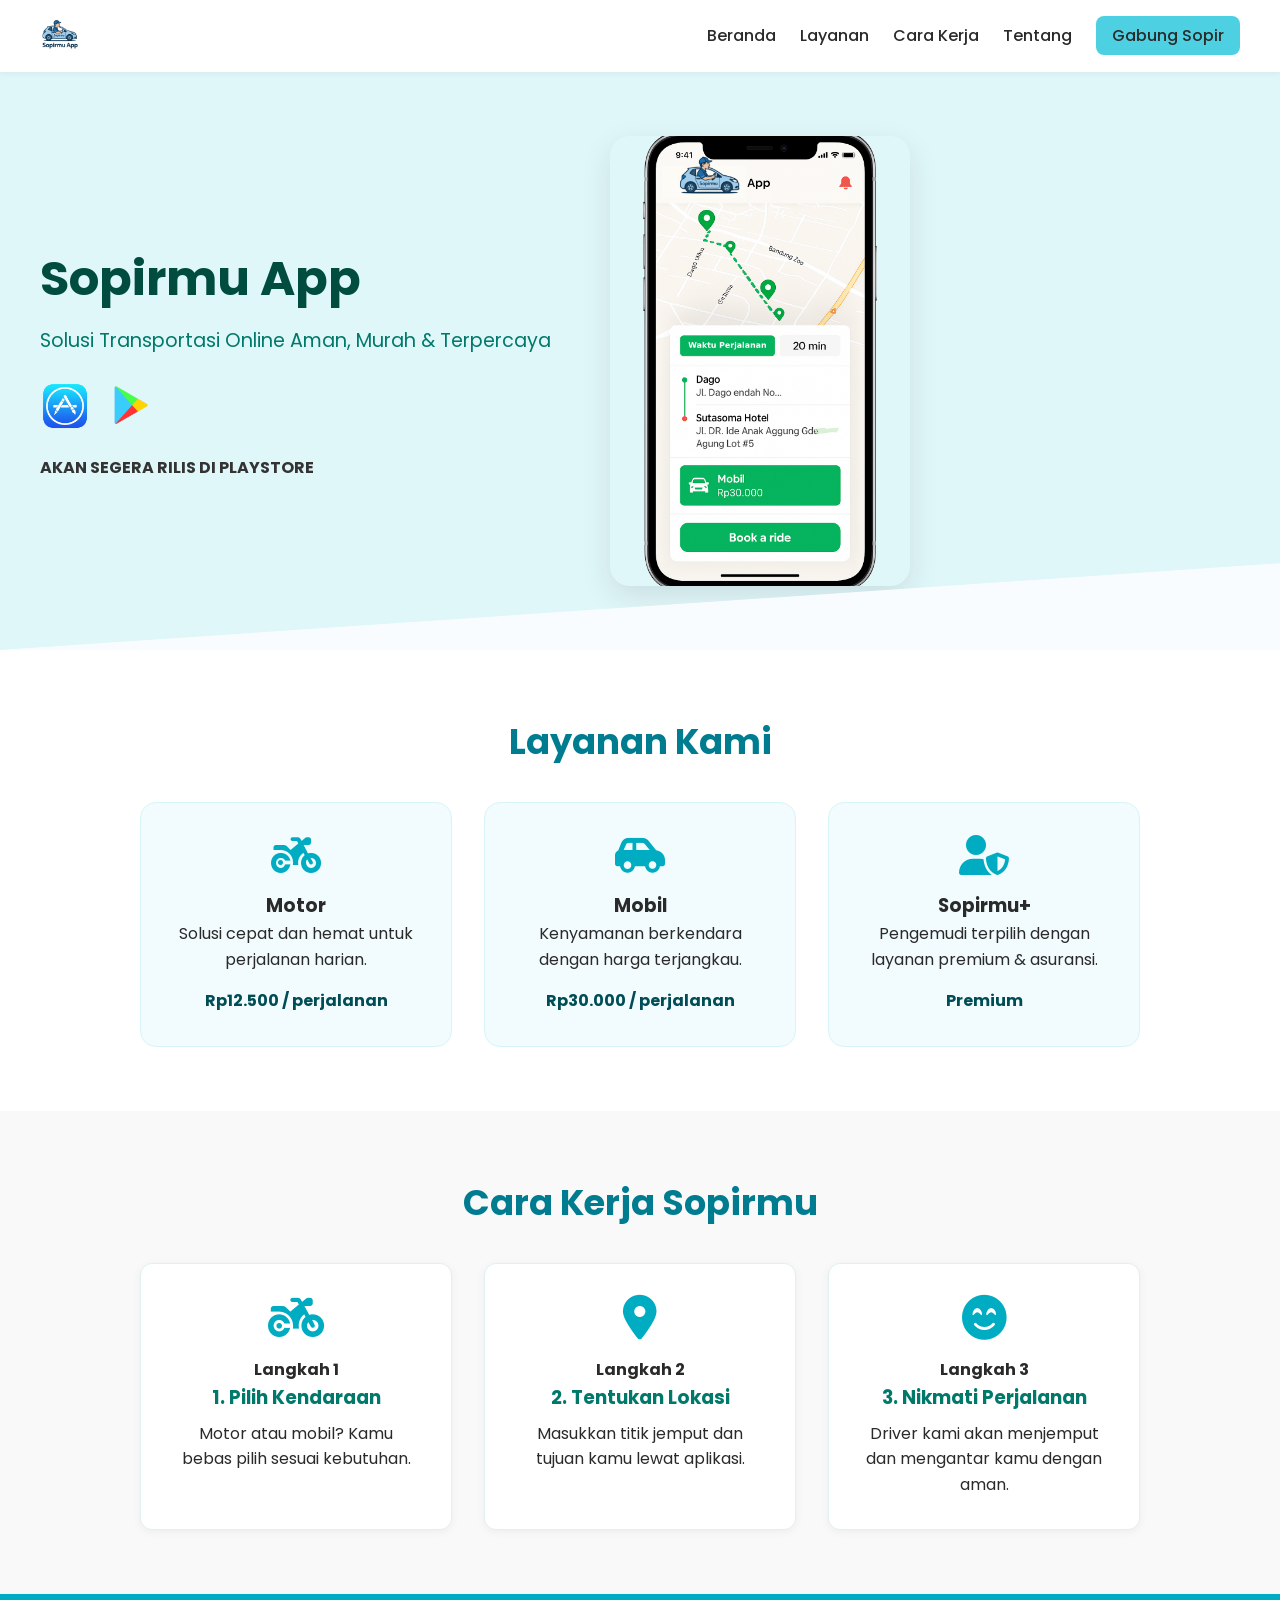
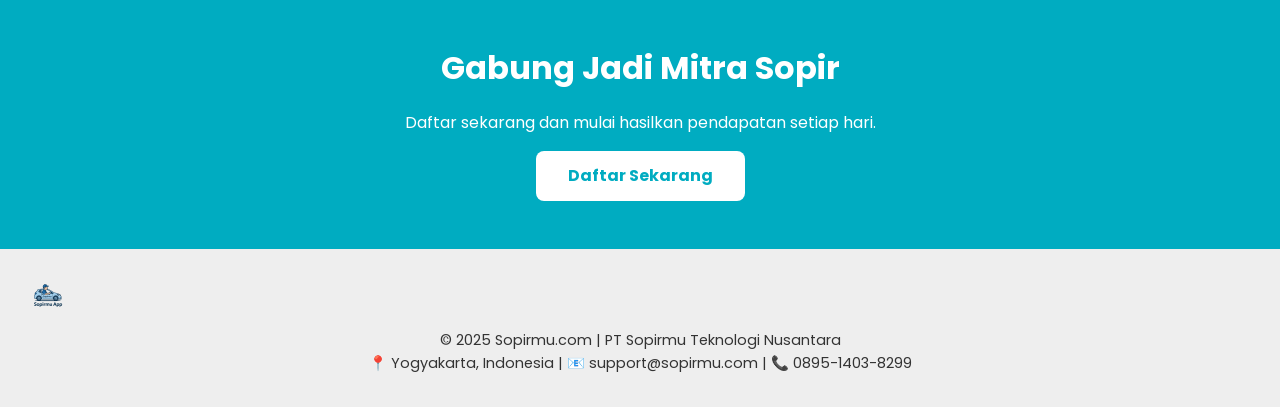
<file: index.html>
<!DOCTYPE html>
<html lang="id">
<head>
  <meta charset="UTF-8" />
  <meta name="viewport" content="width=device-width, initial-scale=1.0" />
  <title>Sopirmu - Transportasi Online Aman & Terjangkau</title>
  <link href="https://fonts.googleapis.com/css2?family=Poppins:wght@400;700&display=swap" rel="stylesheet" />
  <link rel="stylesheet" href="css/style.css" />
  <link rel="stylesheet" href="https://cdnjs.cloudflare.com/ajax/libs/font-awesome/6.5.0/css/all.min.css" />
</head>
<body>

  <!-- Navbar -->
  <nav class="navbar">
    <div class="navbar-container">
      <img src="assets/logo.png" alt="Sopirmu Logo" class="navbar-logo" />
      <ul class="navbar-menu" id="nav-menu">
        <li><a href="#">Beranda</a></li>
        <li><a href="#layanan">Layanan</a></li>
        <li><a href="#cara-kerja">Cara Kerja</a></li>
        <li><a href="about.html">Tentang</a></li>
        <li><a href="join-driver.html" class="btn-sopir">Gabung Sopir</a></li>
      </ul>
      <div class="menu-toggle" onclick="toggleMenu()">☰</div>
    </div>
  </nav>

  <!-- Hero Section -->
  <section class="hero-v2">
    <div class="hero-container">
      <div class="hero-text">
        <h1>Sopirmu App</h1>
        <p class="tagline">Solusi Transportasi Online Aman, Murah & Terpercaya</p>
        <div class="store-badges">
          <a href="#"><img src="assets/app-store-badge.png" alt="App Store"></a>
          <a href="#"><img src="assets/google-play-badge.png" alt="Google Play"></a>
        </div>
        <p class="soon">AKAN SEGERA RILIS DI PLAYSTORE</p>
      </div>
      <div class="hero-image">
        <img src="assets/mockup-iphone.png" alt="Mockup Sopirmu App" />
      </div>
    </div>
  </section>

  <!-- Layanan -->
  <section class="fitur-section" id="layanan">
    <h2 class="section-title">Layanan Kami</h2>
    <div class="fitur-cards">
      <div class="fitur-card">
        <i class="fas fa-motorcycle fitur-icon"></i>
        <h3>Motor</h3>
        <p>Solusi cepat dan hemat untuk perjalanan harian.</p>
        <div class="price">Rp12.500 / perjalanan</div>
      </div>
      <div class="fitur-card">
        <i class="fas fa-car-side fitur-icon"></i>
        <h3>Mobil</h3>
        <p>Kenyamanan berkendara dengan harga terjangkau.</p>
        <div class="price">Rp30.000 / perjalanan</div>
      </div>
      <div class="fitur-card">
        <i class="fas fa-user-shield fitur-icon"></i>
        <h3>Sopirmu+</h3>
        <p>Pengemudi terpilih dengan layanan premium & asuransi.</p>
        <div class="price">Premium</div>
      </div>
    </div>
  </section>

  <!-- Cara Kerja -->
  <section class="work-section" id="cara-kerja">
    <h2 class="section-title">Cara Kerja Sopirmu</h2>
    <div class="work-steps">
      <div class="step">
        <i class="fas fa-motorcycle step-icon"></i>
        <h4>Langkah 1</h4>
        <h3><b>1. Pilih Kendaraan</b></h3>
        <p>Motor atau mobil? Kamu bebas pilih sesuai kebutuhan.</p>
      </div>
      <div class="step">
        <i class="fas fa-map-marker-alt step-icon"></i>
        <h4>Langkah 2</h4>
        <h3><b>2. Tentukan Lokasi</b></h3>
        <p>Masukkan titik jemput dan tujuan kamu lewat aplikasi.</p>
      </div>
      <div class="step">
        <i class="fas fa-smile-beam step-icon"></i>
        <h4>Langkah 3</h4>
        <h3><b>3. Nikmati Perjalanan</b></h3>
        <p>Driver kami akan menjemput dan mengantar kamu dengan aman.</p>
      </div>
    </div>
  </section>

  <!-- CTA Join Driver -->
  <section class="cta-section">
    <h2>Gabung Jadi Mitra Sopir</h2>
    <p>Daftar sekarang dan mulai hasilkan pendapatan setiap hari.</p>
    <a href="join-driver.html" class="cta-button">Daftar Sekarang</a>
  </section>

  <!-- Footer -->
  <footer>
    <div class="footer-content">
      <img src="assets/logo.png" alt="Sopirmu Logo" class="footer-logo" />
      <p>© 2025 Sopirmu.com | PT Sopirmu Teknologi Nusantara</p>
      <p>📍 Yogyakarta, Indonesia | 📧 support@sopirmu.com | 📞 0895-1403-8299</p>
    </div>
  </footer>

  <script>
    function toggleMenu() {
      document.getElementById("nav-menu").classList.toggle("active");
    }
  </script>

</body>
</html>
</file>
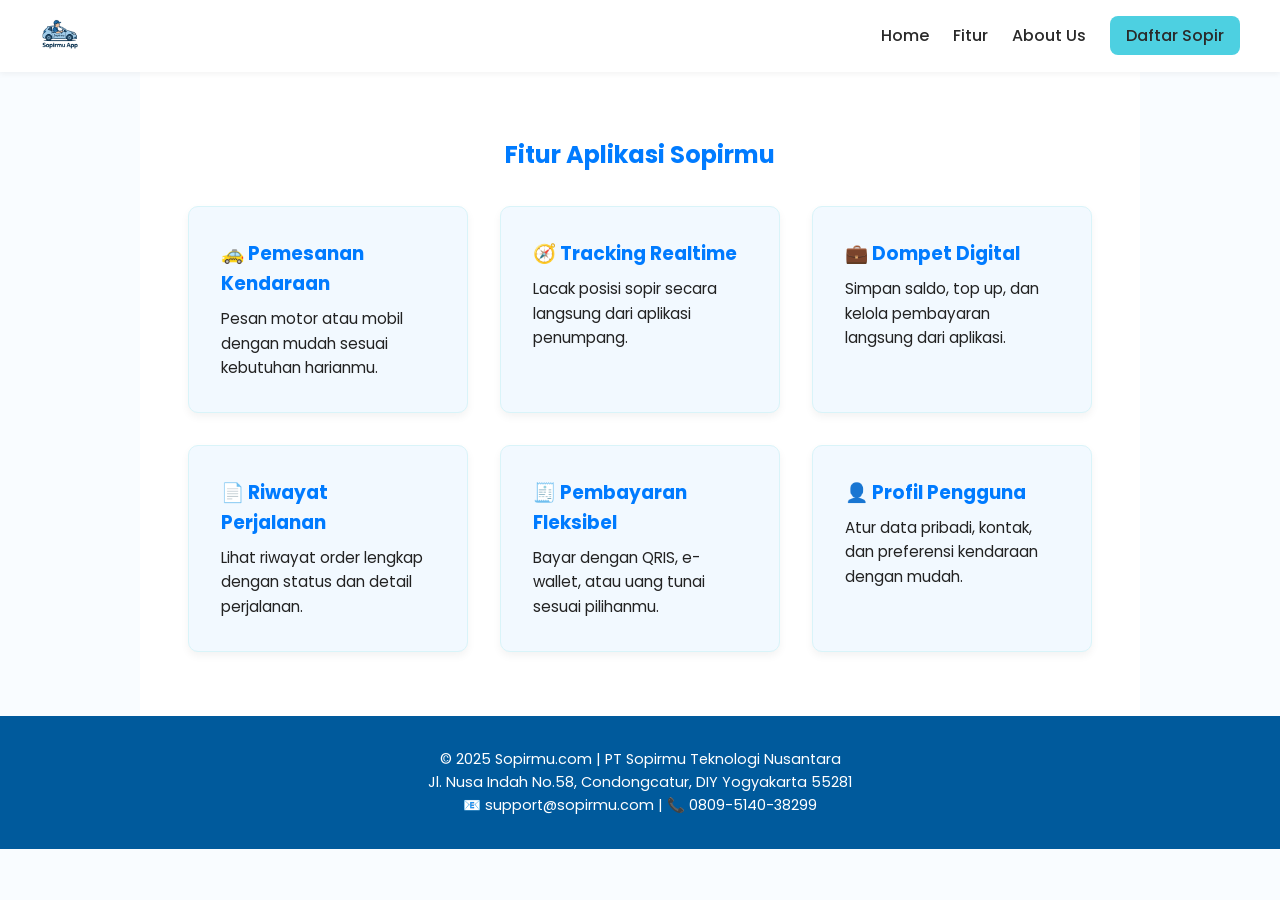
<file: fitur.html>
<!DOCTYPE html>
<html lang="id">
<head>
  <meta charset="UTF-8" />
  <meta name="viewport" content="width=device-width, initial-scale=1.0" />
  <title>Fitur Aplikasi - Sopirmu</title>
  <link rel="stylesheet" href="css/style.css" />
  <link href="https://fonts.googleapis.com/css2?family=Poppins:wght@400;700&display=swap" rel="stylesheet" />
  <style>
    .fitur-section {
      max-width: 1000px;
      margin: auto;
      padding: 4rem 2rem;
      color: #222;
      background-color: #ffffff;
      text-align: center;
    }

    .fitur-section h1 {
      color: #007bff;
      margin-bottom: 2rem;
    }

    .fitur-grid {
      display: flex;
      flex-wrap: wrap;
      justify-content: center;
      gap: 2rem;
    }

    .fitur-card {
      background-color: #f2f9ff;
      padding: 2rem;
      border-radius: 10px;
      width: 280px;
      box-shadow: 0 4px 8px rgba(0,0,0,0.05);
      text-align: left;
    }

    .fitur-card h3 {
      margin-bottom: 0.5rem;
      color: #007bff;
    }

    .fitur-card p {
      font-size: 0.95rem;
      line-height: 1.6;
    }

    footer {
      text-align: center;
      padding: 2rem 1rem;
      font-size: 0.9rem;
      background-color: #005a9c;
      color: white;
    }

    @media (max-width: 768px) {
      .fitur-card {
        width: 90%;
      }
    }
  </style>
</head>
<body>

  <!-- Navbar -->
  <nav class="navbar">
    <div class="navbar-container">
      <img src="assets/logo.png" alt="Sopirmu Logo" class="navbar-logo" />
      <ul class="navbar-menu">
        <li><a href="index.html">Home</a></li>
        <li><a href="fitur.html">Fitur</a></li>
        <li><a href="about.html">About Us</a></li>
        <li><a href="join-driver.html" class="btn-sopir">Daftar Sopir</a></li>
      </ul>
    </div>
  </nav>

  <!-- Section Fitur -->
  <section class="fitur-section">
    <h1>Fitur Aplikasi Sopirmu</h1>
    <div class="fitur-grid">
      <div class="fitur-card">
        <h3>🚕 Pemesanan Kendaraan</h3>
        <p>Pesan motor atau mobil dengan mudah sesuai kebutuhan harianmu.</p>
      </div>
      <div class="fitur-card">
        <h3>🧭 Tracking Realtime</h3>
        <p>Lacak posisi sopir secara langsung dari aplikasi penumpang.</p>
      </div>
      <div class="fitur-card">
        <h3>💼 Dompet Digital</h3>
        <p>Simpan saldo, top up, dan kelola pembayaran langsung dari aplikasi.</p>
      </div>
      <div class="fitur-card">
        <h3>📄 Riwayat Perjalanan</h3>
        <p>Lihat riwayat order lengkap dengan status dan detail perjalanan.</p>
      </div>
      <div class="fitur-card">
        <h3>🧾 Pembayaran Fleksibel</h3>
        <p>Bayar dengan QRIS, e-wallet, atau uang tunai sesuai pilihanmu.</p>
      </div>
      <div class="fitur-card">
        <h3>👤 Profil Pengguna</h3>
        <p>Atur data pribadi, kontak, dan preferensi kendaraan dengan mudah.</p>
      </div>
    </div>
  </section>

  <!-- Footer -->
  <footer>
    © 2025 Sopirmu.com | PT Sopirmu Teknologi Nusantara<br />
    Jl. Nusa Indah No.58, Condongcatur, DIY Yogyakarta 55281<br />
    📧 support@sopirmu.com | 📞 0809-5140-38299
  </footer>

</body>
</html>
</file>
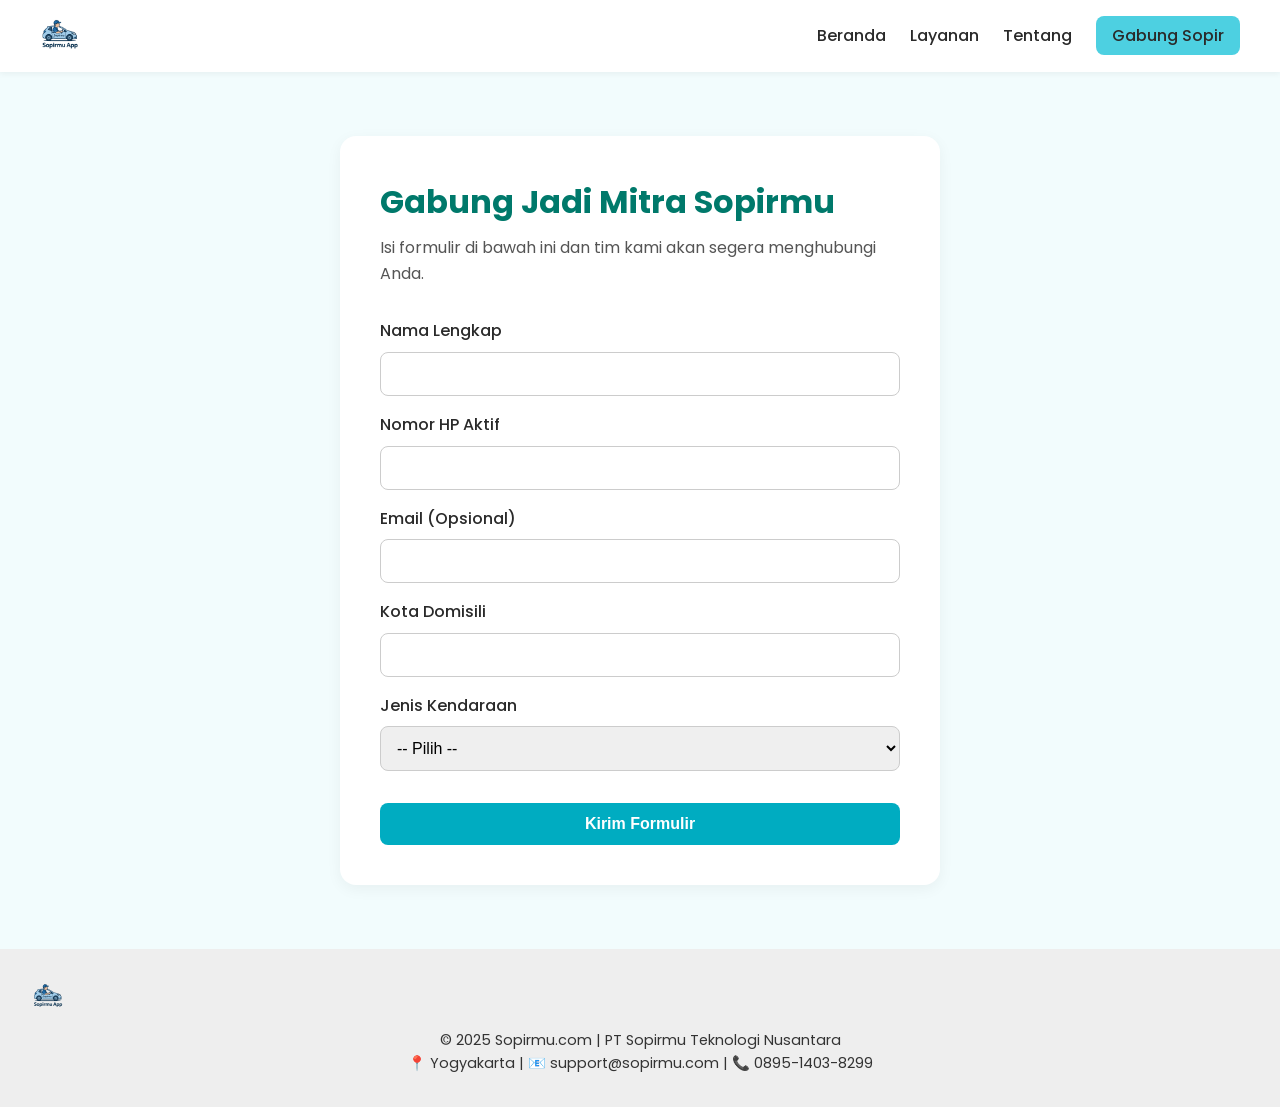
<file: join-driver.html>
<!DOCTYPE html>
<html lang="id">
<head>
  <meta charset="UTF-8" />
  <meta name="viewport" content="width=device-width, initial-scale=1.0" />
  <title>Gabung Jadi Sopir - Sopirmu</title>
  <link href="https://fonts.googleapis.com/css2?family=Poppins:wght@400;700&display=swap" rel="stylesheet" />
  <link rel="stylesheet" href="css/style.css" />
  <link rel="stylesheet" href="https://cdnjs.cloudflare.com/ajax/libs/font-awesome/6.5.0/css/all.min.css" />
</head>
<body>

  <!-- Navbar -->
  <nav class="navbar">
    <div class="navbar-container">
      <img src="assets/logo.png" alt="Sopirmu Logo" class="navbar-logo" />
      <ul class="navbar-menu" id="nav-menu">
        <li><a href="index.html">Beranda</a></li>
        <li><a href="index.html#layanan">Layanan</a></li>
        <li><a href="about.html">Tentang</a></li>
        <li><a href="join-driver.html" class="btn-sopir active">Gabung Sopir</a></li>
      </ul>
      <div class="menu-toggle" onclick="toggleMenu()">☰</div>
    </div>
  </nav>

  <!-- Join Driver Form Section -->
  <section class="join-driver-section">
    <div class="form-container">
      <h1>Gabung Jadi Mitra Sopirmu</h1>
      <p>Isi formulir di bawah ini dan tim kami akan segera menghubungi Anda.</p>
      <form class="driver-form">
        <label for="name">Nama Lengkap</label>
        <input type="text" id="name" name="name" required />

        <label for="phone">Nomor HP Aktif</label>
        <input type="tel" id="phone" name="phone" required />

        <label for="email">Email (Opsional)</label>
        <input type="email" id="email" name="email" />

        <label for="city">Kota Domisili</label>
        <input type="text" id="city" name="city" required />

        <label for="vehicle">Jenis Kendaraan</label>
        <select id="vehicle" name="vehicle" required>
          <option value="">-- Pilih --</option>
          <option value="motor">Motor</option>
          <option value="mobil">Mobil</option>
        </select>

        <button type="submit" class="cta-button">Kirim Formulir</button>
      </form>
    </div>
  </section>

  <!-- Footer -->
  <footer>
    <div class="footer-content">
      <img src="assets/logo.png" alt="Sopirmu Logo" class="footer-logo" />
      <p>© 2025 Sopirmu.com | PT Sopirmu Teknologi Nusantara</p>
      <p>📍 Yogyakarta | 📧 support@sopirmu.com | 📞 0895-1403-8299</p>
    </div>
  </footer>

  <script>
    function toggleMenu() {
      document.getElementById("nav-menu").classList.toggle("active");
    }
  </script>

</body>
</html>
</file>
<file: css/style.css>
/* RESET & GLOBAL */
* {
  margin: 0;
  padding: 0;
  box-sizing: border-box;
}

body {
  font-family: 'Poppins', sans-serif;
  background-color: #f9fcff;
  color: #2a2a2a;
  line-height: 1.6;
}

a {
  text-decoration: none;
  color: inherit;
}

img {
  max-width: 100%;
  display: block;
}

/* NAVBAR */
.navbar {
  background: #ffffff;
  padding: 1rem 2rem;
  box-shadow: 0 2px 6px rgba(0, 0, 0, 0.05);
  position: sticky;
  top: 0;
  z-index: 1000;
}

.navbar-container {
  max-width: 1200px;
  margin: auto;
  display: flex;
  justify-content: space-between;
  align-items: center;
}

.navbar-logo {
  height: 40px;
}

.navbar-menu {
  list-style: none;
  display: flex;
  gap: 1.5rem;
  align-items: center;
}

.navbar-menu li a {
  font-weight: 500;
  color: #2a2a2a;
}

.btn-sopir {
  background-color: #4dd0e1;
  color: white;
  padding: 0.5rem 1rem;
  border-radius: 8px;
  font-weight: bold;
}

.menu-toggle {
  display: none;
  font-size: 1.5rem;
  cursor: pointer;
}

/* HERO SECTION */
.hero-v2 {
  background-color: #e0f7fa;
  padding: 4rem 2rem;
  clip-path: polygon(0 0, 100% 0, 100% 85%, 0% 100%);
}

.hero-container {
  max-width: 1200px;
  margin: auto;
  display: flex;
  align-items: center;
  justify-content: space-between;
  flex-wrap: wrap;
}

.hero-text {
  flex: 1 1 45%;
}

.hero-text h1 {
  font-size: 3rem;
  color: #004d40;
}

.tagline {
  color: #00796b;
  font-size: 1.2rem;
  margin-top: 0.5rem;
}

.store-badges {
  display: flex;
  gap: 1rem;
  margin-top: 1.5rem;
}

.store-badges img {
  height: 50px;
}

.soon {
  margin-top: 1.5rem;
  font-weight: bold;
  color: #333;
}

.hero-image {
  flex: 1 1 50%;
  text-align: center;
}

.hero-image img {
  max-width: 300px;
  border-radius: 20px;
  box-shadow: 0 10px 30px rgba(0,0,0,0.1);
}

/* FITUR SECTION */
.fitur-section {
  padding: 4rem 2rem;
  background-color: #ffffff;
  text-align: center;
}

.section-title {
  font-size: 2.2rem;
  margin-bottom: 2rem;
  color: #007c91;
}

.fitur-cards {
  display: grid;
  grid-template-columns: repeat(auto-fit, minmax(250px, 1fr));
  gap: 2rem;
  max-width: 1000px;
  margin: 0 auto;
}

.fitur-card {
  background-color: #f2fbfd;
  border: 1px solid #d9f4f9;
  border-radius: 16px;
  padding: 2rem;
  transition: transform 0.3s ease;
}

.fitur-card:hover {
  transform: translateY(-5px);
  box-shadow: 0 6px 20px rgba(0, 0, 0, 0.05);
}

.fitur-icon {
  font-size: 2.5rem;
  color: #00acc1;
  margin-bottom: 1rem;
}

.price {
  margin-top: 1rem;
  font-weight: bold;
  color: #004d55;
}

/* HOW IT WORKS */
.work-section {
  background-color: #f9f9f9;
  padding: 4rem 2rem;
  text-align: center;
}

.work-steps {
  display: flex;
  flex-wrap: wrap;
  gap: 2rem;
  max-width: 1000px;
  margin: 0 auto;
  justify-content: center;
}

.step {
  flex: 1 1 250px;
  background-color: #fff;
  border: 1px solid #e0f0f0;
  border-radius: 12px;
  padding: 2rem;
  box-shadow: 0 2px 10px rgba(0,0,0,0.05);
}

.step-icon {
  font-size: 2.8rem;
  color: #00acc1;
  margin-bottom: 1rem;
  transition: transform 0.3s ease;
}

.step:hover .step-icon {
  transform: scale(1.1);
}

.step h3 {
  margin-bottom: 0.5rem;
  color: #00796b;
}

/* CTA SECTION */
.cta-section {
  background: #00acc1;
  color: #ffffff;
  padding: 3rem 2rem;
  text-align: center;
}

.cta-section h2 {
  font-size: 2rem;
  margin-bottom: 1rem;
}

.cta-button {
  margin-top: 1rem;
  background-color: #ffffff;
  color: #00acc1;
  padding: 0.75rem 2rem;
  border-radius: 8px;
  font-weight: bold;
  display: inline-block;
  transition: background-color 0.3s ease;
}

.cta-button:hover {
  background-color: #e0f7fa;
}

/* FOOTER */
footer {
  background-color: #eeeeee;
  text-align: center;
  padding: 2rem;
  font-size: 0.9rem;
  color: #333;
}

.footer-logo {
  height: 32px;
  margin-bottom: 1rem;
}

/* ABOUT SECTION */
.about-section {
  padding: 4rem 2rem;
  background-color: #fefefe;
}

.about-container {
  max-width: 1200px;
  margin: auto;
  display: flex;
  flex-wrap: wrap;
  align-items: center;
  gap: 2rem;
}

.about-text {
  flex: 1 1 50%;
}

.about-text h1 {
  font-size: 2.5rem;
  margin-bottom: 1rem;
  color: #004d40;
}

.about-text p {
  margin-bottom: 1rem;
  font-size: 1.1rem;
  color: #444;
}

.about-image {
  flex: 1 1 45%;
  text-align: center;
}

.about-image img {
  max-width: 350px;
  border-radius: 16px;
  box-shadow: 0 10px 20px rgba(0,0,0,0.05);
}

/* JOIN DRIVER FORM */
.join-driver-section {
  padding: 4rem 2rem;
  background-color: #f2fcfd;
}

.form-container {
  max-width: 600px;
  margin: auto;
  background: white;
  padding: 2.5rem;
  border-radius: 16px;
  box-shadow: 0 4px 15px rgba(0,0,0,0.05);
}

.form-container h1 {
  color: #00796b;
  font-size: 2rem;
  margin-bottom: 0.5rem;
}

.form-container p {
  margin-bottom: 2rem;
  color: #555;
}

.driver-form label {
  display: block;
  margin-bottom: 0.5rem;
  font-weight: 500;
  margin-top: 1rem;
}

.driver-form input,
.driver-form select {
  width: 100%;
  padding: 0.75rem;
  border-radius: 8px;
  border: 1px solid #ccc;
  font-size: 1rem;
}

.driver-form input:focus,
.driver-form select:focus {
  outline: none;
  border-color: #00acc1;
  box-shadow: 0 0 0 2px rgba(0,172,193,0.2);
}

.driver-form .cta-button {
  margin-top: 2rem;
  width: 100%;
  background-color: #00acc1;
  color: white;
  border: none;
  font-size: 1rem;
  padding: 0.75rem;
  border-radius: 8px;
  font-weight: bold;
  cursor: pointer;
}

.driver-form .cta-button:hover {
  background-color: #0097a7;
}

/* RESPONSIVE */
@media (max-width: 768px) {
  .hero-container,
  .about-container {
    flex-direction: column-reverse;
    text-align: center;
  }

  .hero-text h1,
  .about-text h1 {
    font-size: 2.2rem;
  }

  .store-badges {
    justify-content: center;
  }

  .hero-image img {
    margin-bottom: 2rem;
  }

  .navbar-menu {
    flex-direction: column;
    display: none;
    background-color: white;
    position: absolute;
    right: 2rem;
    top: 70px;
    padding: 1rem;
    border-radius: 10px;
    box-shadow: 0 2px 10px rgba(0, 0, 0, 0.1);
  }

  .navbar-menu.active {
    display: flex;
  }

  .menu-toggle {
    display: block;
  }

  .fitur-cards,
  .work-steps {
    grid-template-columns: 1fr;
    flex-direction: column;
  }

  .cta-section h2 {
    font-size: 1.5rem;
  }

  .form-container {
    width: 100%;
    padding: 1.5rem;
  }
}
</file>
